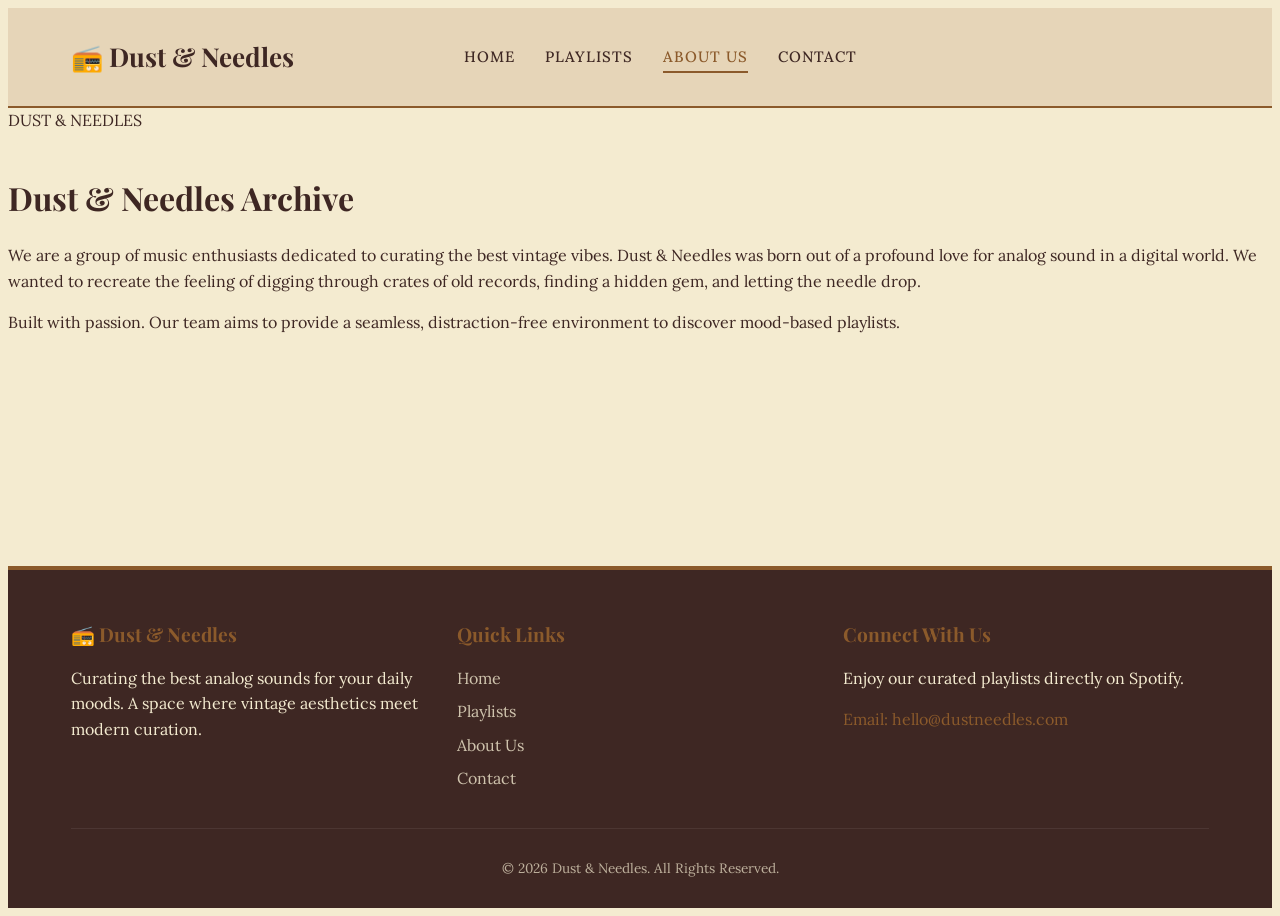
<file: about.html>
<!DOCTYPE html>
<html lang="en">
<head>
    <meta charset="UTF-8">
    <meta name="viewport" content="width=device-width, initial-scale=1.0">
    <title>About Us | Dust & Needles</title>
    <link href="https://fonts.googleapis.com/css2?family=Playfair+Display:ital,wght@0,600;0,700;1,600&family=Lora:wght@400;500&display=swap" rel="stylesheet">
    <link rel="stylesheet" href="css/style.css">
    
    <!-- Kod hiasan wallpaper diletakkan di sini supaya ia HANYA kesan pada halaman About Us sahaja -->
    <style>
        body {
            background-image: url('https://i.pinimg.com/736x/0c/e2/f4/0ce2f4c811ae0712e2dce94571bc6ae1.jpg') !important;
            background-repeat: no-repeat !important;
            background-position: center !important;
            background-size: cover !important;
            background-attachment: fixed !important;
        }
        
        /* Memastikan kotak pembungkus menjadi lutsinar supaya gambar latar belakang tidak terlindung */
        .split-card-wrapper {
            background: transparent !important;
        }
    </style>
</head>
<body>
    <header>
        <a href="index.html" class="logo">📻 Dust & Needles</a>
        <button class="mobile-menu-btn" onclick="toggleMenu()">☰</button>
        <nav>
            <ul id="nav-links">
                <li><a href="index.html">Home</a></li>
                <li><a href="playlists.html">Playlists</a></li>
                <li><a href="about.html" class="active">About Us</a></li>
                <li><a href="contact.html">Contact</a></li>
            </ul>
        </nav>
    </header>

    <main class="split-card-wrapper">
        <div class="split-card">
            
            <!-- Bahagian Kiri: Piring Hitam (Saiz Normal) -->
            <div class="split-vinyl-side">
                <div class="vinyl-medium spin">
                    <div class="vinyl-grooves-medium"></div>
                    <div class="vinyl-label-medium">
                        <span class="vertical-text-label">DUST & NEEDLES</span>
                        <div class="vinyl-hole" style="width: 12px; height: 12px;"></div>
                    </div>
                </div>
            </div>
            
            <!-- Bahagian Kanan: Teks About Us -->
            <div class="split-content-side">
                <h2 style="font-family: 'Playfair Display', serif; font-size: 32px; color: var(--text-dark); margin-bottom: 20px;">Dust & Needles Archive</h2>
                <p style="margin-bottom: 15px;">We are a group of music enthusiasts dedicated to curating the best vintage vibes. Dust & Needles was born out of a profound love for analog sound in a digital world. We wanted to recreate the feeling of digging through crates of old records, finding a hidden gem, and letting the needle drop.</p>
                <p>Built with passion. Our team aims to provide a seamless, distraction-free environment to discover mood-based playlists.</p>
            </div>

        </div>
    </main>

    <footer class="premium-footer">
        <div class="footer-container">
            <div class="footer-about">
                <h3>📻 Dust & Needles</h3>
                <p>Curating the best analog sounds for your daily moods. A space where vintage aesthetics meet modern curation.</p>
            </div>
            <div class="footer-links">
                <h3>Quick Links</h3>
                <ul>
                    <li><a href="index.html">Home</a></li>
                    <li><a href="playlists.html">Playlists</a></li>
                    <li><a href="about.html">About Us</a></li>
                    <li><a href="contact.html">Contact</a></li>
                </ul>
            </div>
            <div class="footer-social">
                <h3>Connect With Us</h3>
                <p>Enjoy our curated playlists directly on Spotify.</p>
                <p style="margin-top: 10px; color: var(--accent-gold);">Email: hello@dustneedles.com</p>
            </div>
        </div>
        <div class="footer-bottom">
            <p>&copy; 2026 Dust & Needles. All Rights Reserved.</p>
        </div>
    </footer>

    <script src="js/script.js"></script>
</body>
</html>
</file>
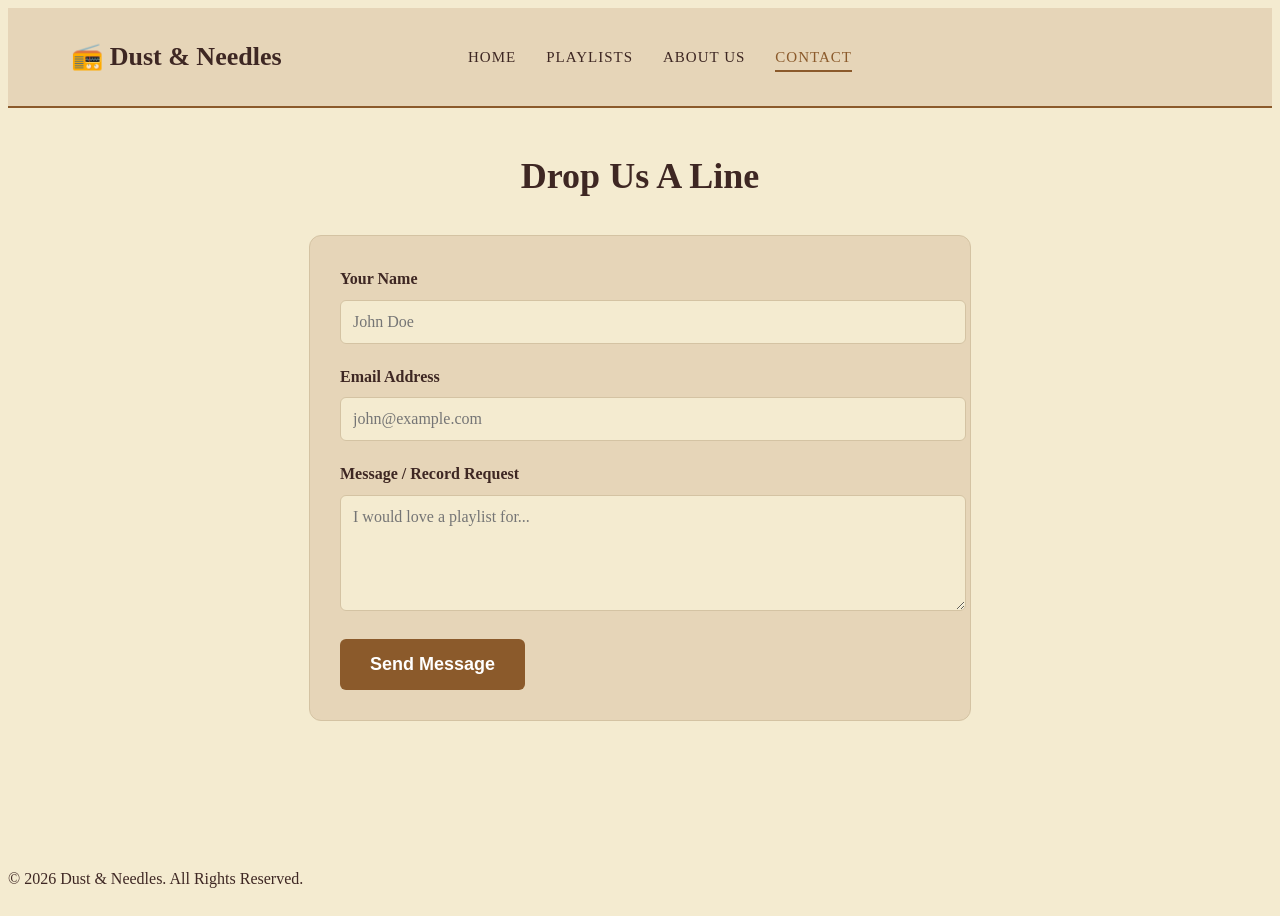
<file: contact.html>
<!DOCTYPE html>
<html lang="en">
<head>
    <meta charset="UTF-8">
    <meta name="viewport" content="width=device-width, initial-scale=1.0">
    <title>Dust & Needles | Contact</title>
    <link rel="stylesheet" href="css/style.css">
</head>
<body>
    <header>
        <a href="index.html" class="logo">📻 Dust & Needles</a>
        <nav>
            <ul id="nav-links">
                <li><a href="index.html">Home</a></li>
                <li><a href="playlists.html">Playlists</a></li>
                <li><a href="about.html">About Us</a></li>
                <li><a href="contact.html" class="active">Contact</a></li>
            </ul>
        </nav>
    </header>

    <main>
        <h2 class="section-title">Drop Us A Line</h2>
        
        <div class="contact-form">
            <!-- PENTING: data-netlify="true" adalah rahsia untuk Admin terima data -->
            <form name="contact" method="POST" data-netlify="true">
                <div class="form-group">
                    <label>Your Name</label>
                    <input type="text" name="name" required placeholder="John Doe">
                </div>
                <div class="form-group">
                    <label>Email Address</label>
                    <input type="email" name="email" required placeholder="john@example.com">
                </div>
                <div class="form-group">
                    <label>Message / Record Request</label>
                    <textarea name="message" rows="5" required placeholder="I would love a playlist for..."></textarea>
                </div>
                <button type="submit" class="submit-btn">Send Message</button>
            </form>
        </div>
    </main>

    <footer>
        <p>&copy; 2026 Dust & Needles. All Rights Reserved.</p>
    </footer>

    <script src="js/script.js"><\/script>
</body>
</html>`,
</file>
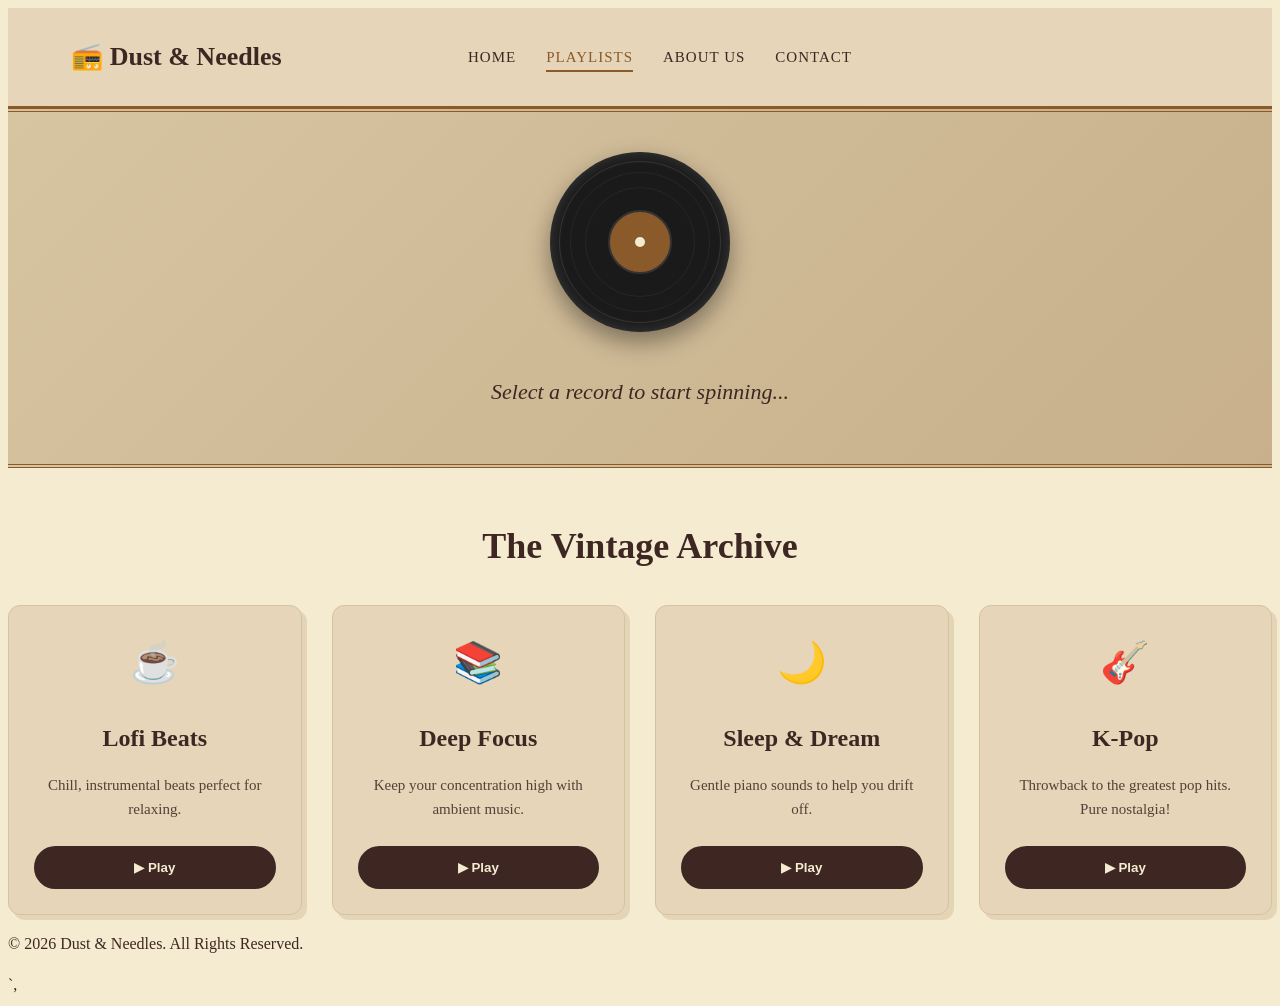
<file: playlists.html>
<!DOCTYPE html>
<html lang="en">
<head>
    <meta charset="UTF-8">
    <meta name="viewport" content="width=device-width, initial-scale=1.0">
    <title>Dust & Needles | Playlists</title>
    <link rel="stylesheet" href="css/style.css">
</head>
<body>
    <header>
        <a href="index.html" class="logo">📻 Dust & Needles</a>
        <nav>
            <ul id="nav-links">
                <li><a href="index.html">Home</a></li>
                <li><a href="playlists.html" class="active">Playlists</a></li>
                <li><a href="about.html">About Us</a></li>
                <li><a href="contact.html">Contact</a></li>
            </ul>
        </nav>
    </header>

    <main>
        <!-- BAHAGIAN PIRING HITAM & SPOTIFY -->
        <section class="player-section">
            <div class="vinyl-container" id="vinyl-record">
                <div class="vinyl-grooves"></div>
                <div class="vinyl-label" id="vinyl-label">
                    <div class="vinyl-hole"></div>
                </div>
            </div>
            
            <p class="now-playing-title" id="status-text">Select a record to start spinning...</p>
            
            <!-- Kotak Embed Spotify yang disembunyikan pada awalnya -->
            <div class="spotify-container" id="spotify-wrapper">
                <iframe id="spotify-player" src="" width="100%" height="152" frameBorder="0" allowfullscreen="" allow="autoplay; clipboard-write; encrypted-media; fullscreen; picture-in-picture" loading="lazy"></iframe>
            </div>
        </section>

        <h2 class="section-title">The Vintage Archive</h2>
        
        <div class="playlist-grid">
            <!-- Playlist 1 -->
            <div class="playlist-card">
                <div class="playlist-icon">☕</div>
                <h3>Lofi Beats</h3>
                <p>Chill, instrumental beats perfect for relaxing.</p>
                <button class="play-btn" onclick="playSpotify('0vvXsWCC9xrXsKd4Zsnsnj', 'Lofi Beats', '#8B5A2B')">▶ Play</button>
            </div>

            <!-- Playlist 2 -->
            <div class="playlist-card">
                <div class="playlist-icon">📚</div>
                <h3>Deep Focus</h3>
                <p>Keep your concentration high with ambient music.</p>
                <button class="play-btn" onclick="playSpotify('37i9dQZF1DWZeKCadgRdKQ', 'Deep Focus', '#4A6741')">▶ Play</button>
            </div>

            <!-- Playlist 3 -->
            <div class="playlist-card">
                <div class="playlist-icon">🌙</div>
                <h3>Sleep & Dream</h3>
                <p>Gentle piano sounds to help you drift off.</p>
                <button class="play-btn" onclick="playSpotify('37i9dQZF1DWZd79rJ6a7zs', 'Sleep & Dream', '#2C3E50')">▶ Play</button>
            </div>
            
            <!-- Playlist 4 -->
            <div class="playlist-card">
                <div class="playlist-icon">🎸</div>
                <h3>K-Pop</h3>
                <p>Throwback to the greatest pop hits. Pure nostalgia!</p>
                <button class="play-btn" onclick="playSpotify('3Ir5YWemOTGRRfXgROrsDV', 'K-Pop', '#C0392B')">▶ Play</button>
            </div>
        </div>
    </main>

    <footer>
        <p>&copy; 2026 Dust & Needles. All Rights Reserved.</p>
    </footer>

    <script src="js/script.js"></script>
</body>
</html>`,
</file>
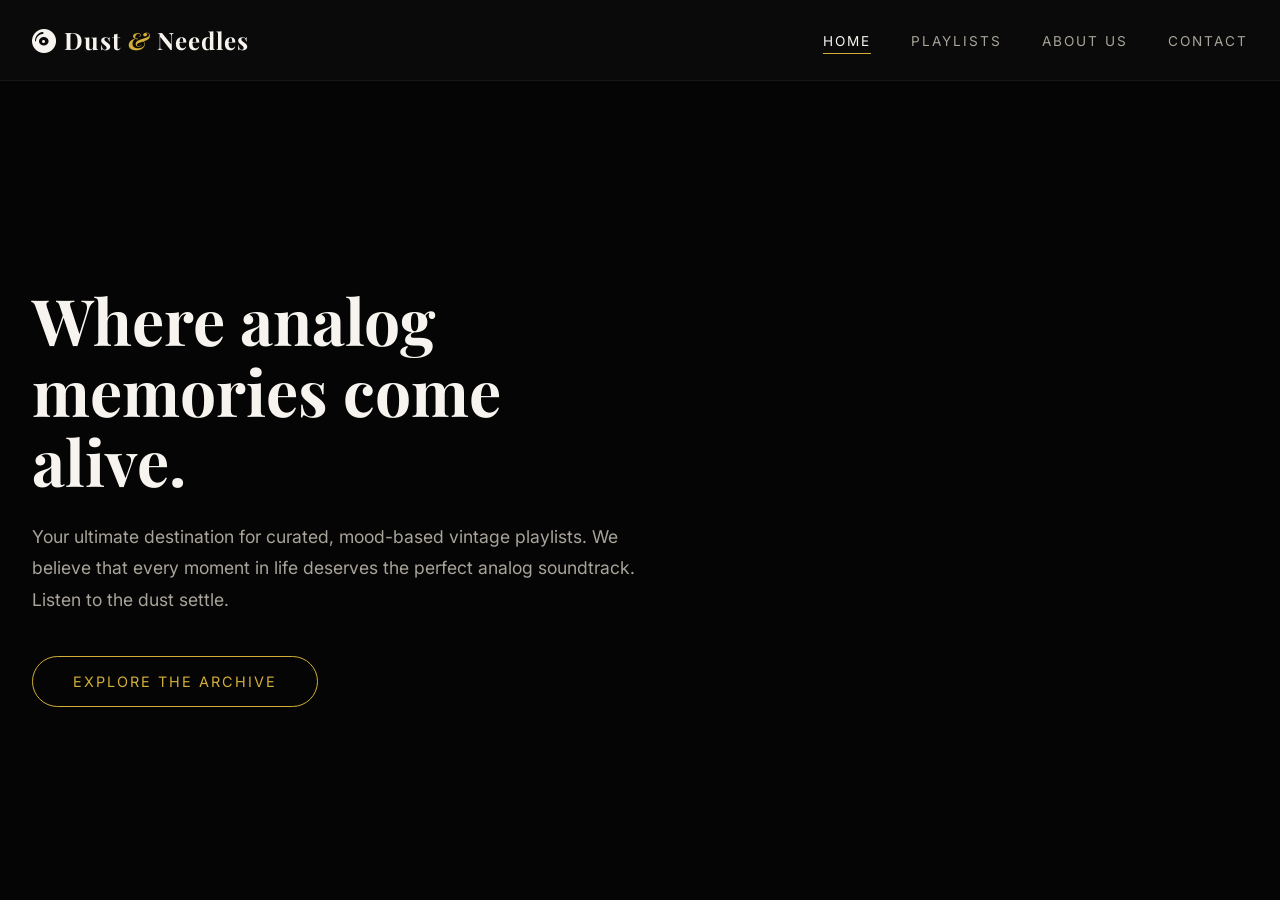
<file: stunning_vintage_index_page.html>
<!DOCTYPE html>
<html lang="en">
<head>
    <meta charset="UTF-8">
    <meta name="viewport" content="width=device-width, initial-scale=1.0">
    <title>Dust & Needles | Vintage Playlist Archive</title>
    
    <!-- Google Fonts for Editorial Aesthetic -->
    <link rel="preconnect" href="https://fonts.googleapis.com">
    <link rel="preconnect" href="https://fonts.gstatic.com" crossorigin>
    <link href="https://fonts.googleapis.com/css2?family=Inter:wght@300;400;500&family=Playfair+Display:ital,wght@0,500;0,700;1,500&display=swap" rel="stylesheet">
    
    <!-- Font Awesome for Icons -->
    <link rel="stylesheet" href="https://cdnjs.cloudflare.com/ajax/libs/font-awesome/6.4.0/css/all.min.css">

    <style>
        /* CSS Variables for Premium Theming */
        :root {
            --gold: #D4AF37;
            --gold-glow: rgba(212, 175, 55, 0.4);
            --dark-glass: rgba(15, 15, 15, 0.65);
            --light-text: #F7F4EF;
            --muted-text: #A9A499;
        }

        /* Ambient Reset */
        * {
            margin: 0;
            padding: 0;
            box-sizing: border-box;
        }

        body, html {
            height: 100%;
            font-family: 'Inter', sans-serif;
            background-color: #050505;
            color: var(--light-text);
            overflow-x: hidden;
        }

        /* Cinematic Background Image with Dark Gradient Overlay */
        .page-background {
            position: fixed;
            top: 0;
            left: 0;
            width: 100vw;
            height: 100vh;
            /* High-res vintage record player aesthetic from Unsplash */
            background-image: url('https://images.unsplash.com/photo-1619983081563-430f63602796?q=80&w=2000&auto=format&fit=crop');
            background-size: cover;
            background-position: center;
            z-index: -2;
        }

        .background-overlay {
            position: fixed;
            top: 0;
            left: 0;
            width: 100vw;
            height: 100vh;
            /* Gradient fades from solid dark on the left to transparent on the right */
            background: linear-gradient(105deg, rgba(5,5,5,0.95) 0%, rgba(5,5,5,0.85) 40%, rgba(5,5,5,0.4) 100%);
            z-index: -1;
        }

        @keyframes fadeInUp {
            from {
                opacity: 0;
                transform: translateY(30px);
            }
            to {
                opacity: 1;
                transform: translateY(0);
            }
        }

        @keyframes float {
            0% { transform: translateY(0px); }
            50% { transform: translateY(-10px); }
            100% { transform: translateY(0px); }
        }

        .animate-fade-in {
            animation: fadeInUp 1s cubic-bezier(0.16, 1, 0.3, 1) forwards;
            opacity: 0;
        }

        .delay-1 { animation-delay: 0.2s; }
        .delay-2 { animation-delay: 0.4s; }
        .delay-3 { animation-delay: 0.6s; }

        header {
            position: fixed;
            width: 100%;
            top: 0;
            z-index: 100;
            background: var(--dark-glass);
            backdrop-filter: blur(16px);
            -webkit-backdrop-filter: blur(16px);
            border-bottom: 1px solid rgba(255, 255, 255, 0.05);
            transition: all 0.3s ease;
        }

        .nav-container {
            max-w: 1200px;
            margin: 0 auto;
            padding: 1.5rem 2rem;
            display: flex;
            justify-content: space-between;
            align-items: center;
        }

        .logo {
            font-family: 'Playfair Display', serif;
            font-size: 1.5rem;
            font-weight: 700;
            color: var(--light-text);
            text-decoration: none;
            letter-spacing: 1px;
        }

        .logo span {
            color: var(--gold);
            font-style: italic;
        }

        nav ul {
            display: flex;
            gap: 2.5rem;
            list-style: none;
        }

        nav a {
            color: var(--muted-text);
            text-decoration: none;
            font-size: 0.85rem;
            text-transform: uppercase;
            letter-spacing: 2px;
            transition: color 0.3s ease;
            position: relative;
        }

        nav a:hover, nav a.active {
            color: var(--light-text);
        }

        nav a::after {
            content: '';
            position: absolute;
            bottom: -5px;
            left: 0;
            width: 0%;
            height: 1px;
            background-color: var(--gold);
            transition: width 0.3s ease;
        }

        nav a:hover::after, nav a.active::after {
            width: 100%;
        }

        .mobile-menu-btn {
            display: none;
            background: none;
            border: none;
            color: var(--light-text);
            font-size: 1.5rem;
            cursor: pointer;
        }

        main {
            max-w: 1200px;
            margin: 0 auto;
            padding: 12rem 2rem 6rem;
            min-height: 100vh;
            display: grid;
            grid-template-columns: 1fr;
            gap: 4rem;
            align-items: center;
        }

        @media (min-width: 992px) {
            main {
                grid-template-columns: 1.1fr 0.9fr;
            }
        }

        .hero-content h1 {
            font-family: 'Playfair Display', serif;
            font-size: clamp(3rem, 5vw, 4.5rem);
            line-height: 1.1;
            margin-bottom: 1.5rem;
            font-weight: 700;
        }

        .hero-content p {
            font-size: 1.1rem;
            line-height: 1.8;
            color: var(--muted-text);
            margin-bottom: 2.5rem;
            max-w: 500px;
        }

        .btn-primary {
            display: inline-block;
            padding: 1rem 2.5rem;
            background: transparent;
            color: var(--gold);
            text-decoration: none;
            font-size: 0.9rem;
            text-transform: uppercase;
            letter-spacing: 2px;
            border: 1px solid var(--gold);
            border-radius: 40px;
            transition: all 0.4s ease;
            position: relative;
            overflow: hidden;
            z-index: 1;
        }

        .btn-primary::before {
            content: '';
            position: absolute;
            top: 0;
            left: 0;
            width: 0%;
            height: 100%;
            background: var(--gold);
            z-index: -1;
            transition: width 0.4s ease;
        }

        .btn-primary:hover {
            color: #050505;
            box-shadow: 0 0 20px var(--gold-glow);
        }

        .btn-primary:hover::before {
            width: 100%;
        }

        .hero-visual {
            display: flex;
            justify-content: center;
            align-items: center;
            animation: float 6s ease-in-out infinite;
        }

        .glass-card {
            background: rgba(20, 20, 20, 0.4);
            backdrop-filter: blur(20px);
            -webkit-backdrop-filter: blur(20px);
            border: 1px solid rgba(255, 255, 255, 0.1);
            border-radius: 20px;
            padding: 2rem;
            width: 100%;
            max-width: 380px;
            box-shadow: 0 30px 60px rgba(0,0,0,0.5);
            position: relative;
        }

        .glass-card::before {
            content: '';
            position: absolute;
            top: -1px; left: -1px; right: -1px; bottom: -1px;
            border-radius: 20px;
            background: linear-gradient(45deg, var(--gold), transparent, transparent);
            z-index: -1;
            opacity: 0.3;
        }

        .card-tag {
            font-size: 0.75rem;
            text-transform: uppercase;
            letter-spacing: 2px;
            color: var(--gold);
            margin-bottom: 1rem;
            display: block;
        }

        .card-title {
            font-family: 'Playfair Display', serif;
            font-size: 1.8rem;
            margin-bottom: 0.5rem;
        }

        .card-desc {
            font-size: 0.9rem;
            color: var(--muted-text);
            margin-bottom: 2rem;
        }

        .play-indicator {
            display: flex;
            align-items: center;
            gap: 1rem;
        }

        .play-btn {
            width: 50px;
            height: 50px;
            border-radius: 50%;
            background: var(--light-text);
            color: #050505;
            display: flex;
            align-items: center;
            justify-content: center;
            font-size: 1.2rem;
            cursor: pointer;
            transition: transform 0.3s ease;
        }

        .play-btn:hover {
            transform: scale(1.1);
            background: var(--gold);
        }

        .sound-wave {
            display: flex;
            gap: 3px;
            height: 20px;
            align-items: center;
        }

        .bar {
            width: 3px;
            background: var(--gold);
            border-radius: 3px;
            animation: pulse 1s ease-in-out infinite alternate;
        }
        
        .bar:nth-child(2) { animation-delay: 0.2s; height: 100%; }
        .bar:nth-child(3) { animation-delay: 0.4s; height: 40%; }
        .bar:nth-child(4) { animation-delay: 0.1s; height: 80%; }
        .bar:nth-child(5) { animation-delay: 0.5s; height: 60%; }
        .bar:nth-child(6) { animation-delay: 0.3s; height: 30%; }

        @keyframes pulse {
            0% { height: 20%; }
            100% { height: 100%; }
        }

        @media (max-width: 768px) {
            .mobile-menu-btn { display: block; }
            
            nav ul {
                display: none;
                position: absolute;
                top: 100%;
                left: 0;
                width: 100%;
                background: var(--dark-glass);
                backdrop-filter: blur(16px);
                flex-direction: column;
                padding: 2rem;
                text-align: center;
                border-bottom: 1px solid rgba(255,255,255,0.05);
            }

            nav ul.show { display: flex; }
            main { padding-top: 8rem; text-align: center; }
            .hero-content p { margin-left: auto; margin-right: auto; }
        }
    </style>
</head>
<body>

    <!-- The Aesthetic Background Elements -->
    <div class="page-background"></div>
    <div class="background-overlay"></div>

    <!-- Glassmorphic Header -->
    <header>
        <div class="nav-container">
            <a href="index.html" class="logo animate-fade-in"><i class="fa-solid fa-compact-disc"></i> Dust <span>&</span> Needles</a>
            
            <button class="mobile-menu-btn animate-fade-in" onclick="document.getElementById('nav-menu').classList.toggle('show')">
                <i class="fa-solid fa-bars"></i>
            </button>
            
            <nav>
                <ul id="nav-menu" class="animate-fade-in delay-1">
                    <li><a href="index.html" class="active">Home</a></li>
                    <li><a href="playlists.html">Playlists</a></li>
                    <li><a href="about.html">About Us</a></li>
                    <li><a href="contact.html">Contact</a></li>
                </ul>
            </nav>
        </div>
    </header>

    <!-- Main Content -->
    <main>
        <!-- Left Side: Editorial Typography -->
        <div class="hero-content">
            <h1 class="animate-fade-in delay-1">Where analog memories come alive.</h1>
            <p class="animate-fade-in delay-2">Your ultimate destination for curated, mood-based vintage playlists. We believe that every moment in life deserves the perfect analog soundtrack. Listen to the dust settle.</p>
            <div class="animate-fade-in delay-3">
                <a href="playlists.html" class="btn-primary">Explore The Archive</a>
            </div>
        </div>

        <!-- Right Side: Featured Glass Card -->
        <div class="hero-visual animate-fade-in delay-2">
            <div class="glass-card">
                <span class="card-tag">Featured Archive Vol. IV</span>
                <h2 class="card-title">Midnight Jazz & Rain</h2>
                <p class="card-desc">Warm trumpet murmurs over the sound of city rain against a studio window.</p>
                
                <div class="play-indicator">
                    <a href="playlists.html" style="text-decoration: none;">
                        <div class="play-btn">
                            <i class="fa-solid fa-play" style="margin-left: 4px;"></i>
                        </div>
                    </a>
                    <div class="sound-wave">
                        <div class="bar"></div>
                        <div class="bar"></div>
                        <div class="bar"></div>
                        <div class="bar"></div>
                        <div class="bar"></div>
                        <div class="bar"></div>
                    </div>
                    <span style="font-size: 0.8rem; text-transform: uppercase; letter-spacing: 1px; color: var(--gold); margin-left: 10px;">Spinning</span>
                </div>
            </div>
        </div>
    </main>

</body>
</html>
</file>
<file: css/style.css>
/* =========================================
DUST & NEEDLES | VINTAGE THEME CSS
========================================= */

:root {
/* Vintage Color Palette */
--bg-cream: #F4EBD0;
--bg-paper: #E6D5B8;
--text-dark: #3E2723;
--accent-gold: #8B5A2B;
--accent-hover: #633E1D;
--vinyl-black: #1A1A1A;
--border-color: #D4C3A3;

/* Typography */
--font-heading: 'Playfair Display', serif;
--font-body: 'Lora', serif;


}

/* --- CUSTOM SCROLLBAR --- */
::-webkit-scrollbar { width: 14px; }
::-webkit-scrollbar-track { background: var(--bg-cream); border-left: 1px solid var(--border-color); }
::-webkit-scrollbar-thumb { background: var(--accent-gold); border-radius: 10px; border: 3px solid var(--bg-cream); }
::-webkit-scrollbar-thumb:hover { background: var(--text-dark); }

{
margin: 0;
padding: 0;
box-sizing: border-box;
scroll-behavior: smooth;
}

body {
font-family: var(--font-body);
background-color: var(--bg-cream);
color: var(--text-dark);
line-height: 1.6;
display: flex;
flex-direction: column;
min-height: 100vh;
overflow-x: hidden;
}

/* --- NAVIGATION BAR (MENU DI TENGAH) --- */
header {
background-color: var(--bg-paper);
border-bottom: 2px solid var(--accent-gold);
padding: 20px 5%;
display: flex;
align-items: center;
position: relative;
justify-content: center;
}

.logo {
font-family: var(--font-heading);
font-size: 26px;
font-weight: bold;
color: var(--text-dark);
text-decoration: none;
display: flex;
align-items: center;
position: absolute;
left: 5%;
}

nav ul {
list-style: none;
display: flex;
gap: 30px;
}

nav a {
color: var(--text-dark);
text-decoration: none;
font-weight: 500;
font-size: 15px;
text-transform: uppercase;
letter-spacing: 1px;
transition: color 0.3s, border-bottom 0.3s;
padding-bottom: 5px;
border-bottom: 2px solid transparent;
}

nav a:hover, nav a.active {
color: var(--accent-gold);
border-bottom: 2px solid var(--accent-gold);
}

.mobile-menu-btn {
display: none;
}

/* --- MAIN CONTENT AREA --- */
main {
flex: 1;
width: 100%;
}

.content-wrapper {
padding: 50px 5%;
max-width: 1200px;
margin: 0 auto;
}

.section-title {
font-family: var(--font-heading);
font-size: 36px;
text-align: center;
margin: 40px 0 30px 0;
color: var(--text-dark);
}

.text-content {
font-size: 18px;
text-align: center;
line-height: 1.8;
}

/* --- VINYL PLAYER SECTION (UNTUK PLAYLIST) --- */
.player-section {
background: linear-gradient(135deg, #d7c4a1, #c7b08b);
padding: 40px 20px;
text-align: center;
border-top: 4px double var(--accent-gold);
border-bottom: 4px double var(--accent-gold);
margin-bottom: 50px;
display: flex;
flex-direction: column;
align-items: center;
}

.vinyl-container {
width: 180px;
height: 180px;
margin: 0 auto 20px auto;
position: relative;
background-color: #1A1A1A;
border-radius: 50%;
display: flex;
align-items: center;
justify-content: center;
box-shadow: 0 10px 25px rgba(0,0,0,0.4), inset 0 0 15px rgba(255,255,255,0.15);
}

.vinyl-label {
width: 60px;
height: 60px;
background-color: var(--accent-gold);
border-radius: 50%;
display: flex;
align-items: center;
justify-content: center;
border: 2px solid #333;
transition: background-color 0.5s;
}

.vinyl-hole { width: 10px; height: 10px; background-color: var(--bg-cream); border-radius: 50%; }
.vinyl-grooves { position: absolute; width: 160px; height: 160px; border-radius: 50%; border: 1px solid rgba(255,255,255,0.1); }
.vinyl-grooves::before, .vinyl-grooves::after { content: ''; position: absolute; border-radius: 50%; border: 1px solid rgba(255,255,255,0.05); }
.vinyl-grooves::before { top: 10px; left: 10px; right: 10px; bottom: 10px; }
.vinyl-grooves::after { top: 25px; left: 25px; right: 25px; bottom: 25px; }
.spin { animation: spinRecord 2s linear infinite; }

.now-playing-title { font-family: var(--font-heading); font-size: 22px; margin-bottom: 15px; font-style: italic; }
.spotify-container { width: 100%; max-width: 600px; height: 0; transition: height 0.3s ease; overflow: hidden; border-radius: 12px; }
.spotify-container.active { height: 152px; }

/* --- PLAYLIST GRID --- */
.playlist-grid { display: grid; grid-template-columns: repeat(auto-fill, minmax(280px, 1fr)); gap: 30px; }
.playlist-card { background-color: var(--bg-paper); border: 1px solid var(--border-color); border-radius: 12px; padding: 25px; text-align: center; box-shadow: 5px 5px 0px rgba(139, 90, 43, 0.15); transition: transform 0.2s, box-shadow 0.2s; }
.playlist-card:hover { transform: translateY(-5px); box-shadow: 8px 8px 0px rgba(139, 90, 43, 0.3); }
.playlist-icon { font-size: 40px; margin-bottom: 15px; }
.playlist-card h3 { font-family: var(--font-heading); font-size: 24px; margin-bottom: 10px; }
.playlist-card p { font-size: 15px; opacity: 0.85; margin-bottom: 25px; }
.play-btn { background-color: var(--text-dark); color: var(--bg-cream); border: 2px solid var(--text-dark); padding: 12px 20px; border-radius: 30px; cursor: pointer; transition: all 0.3s; width: 100%; font-weight: bold; }
.play-btn:hover { background-color: transparent; color: var(--text-dark); }

/* --- FORMS & BUTTONS --- */
.contact-form { max-width: 600px; margin: 0 auto; background: var(--bg-paper); padding: 30px; border-radius: 12px; border: 1px solid var(--border-color); }
.form-group { margin-bottom: 20px; text-align: left; }
.form-group label { display: block; margin-bottom: 8px; font-weight: bold; }
.form-group input, .form-group textarea { width: 100%; padding: 12px; border: 1px solid var(--border-color); background-color: var(--bg-cream); border-radius: 6px; font-family: var(--font-body); font-size: 16px; }
.submit-btn { background-color: var(--accent-gold); color: white; border: none; padding: 15px 30px; font-size: 18px; font-weight: bold; border-radius: 6px; cursor: pointer; transition: background 0.3s; text-decoration: none; display: inline-block; }
.submit-btn:hover { background-color: var(--accent-hover); }

/* --- FOOTER PREMIUM (Dikecilkan) --- */
.premium-footer { background-color: var(--text-dark); color: var(--bg-cream); padding: 30px 5% 15px 5%; margin-top: auto; border-top: 4px solid var(--accent-gold); }
.footer-container { display: grid; grid-template-columns: repeat(auto-fit, minmax(200px, 1fr)); gap: 20px; max-width: 1200px; margin: 0 auto; text-align: left; }
.footer-container h3 { font-family: var(--font-heading); color: var(--accent-gold); margin-bottom: 15px; font-size: 1.2rem; }
.footer-links ul { list-style: none; padding: 0; }
.footer-links li { margin-bottom: 8px; }
.footer-links a { color: var(--bg-cream); text-decoration: none; transition: 0.3s; opacity: 0.8; }
.footer-links a:hover { color: var(--accent-gold); opacity: 1; padding-left: 5px; }
.footer-bottom { text-align: center; padding-top: 15px; margin-top: 20px; border-top: 1px solid rgba(255,255,255,0.1); font-size: 0.85rem; opacity: 0.7; }

/* =========================================
REKAAN BARU UNTUK MUKA DEPAN (HOME SPLIT)
========================================= */
.home-container {
flex: 1;
width: 100%;
max-width: 1200px;
margin: 0 auto;
padding: 60px 5%;
display: flex;
align-items: center;
}

.hero-split {
display: grid;
grid-template-columns: 1fr 1fr;
gap: 50px;
align-items: center;
width: 100%;
}

.hero-text-part h1 {
font-family: var(--font-heading);
font-size: 3.5rem;
color: var(--text-dark);
margin-bottom: 20px;
line-height: 1.2;
}

.hero-text-part h1 .highlight { color: var(--accent-gold); font-style: italic; }

.hero-text-part p {
font-size: 18px;
color: var(--text-dark);
margin-bottom: 30px;
line-height: 1.8;
opacity: 0.9;
}

/* GAMBAR COLLAGE BERTINDIH */
.hero-visual-collage {
display: flex;
justify-content: center;
align-items: center;
margin-top: 20px;
}

.collage-wrapper {
position: relative;
width: 100%;
max-width: 440px;
height: 440px;
animation: softFloat 7s ease-in-out infinite;
}

.sleeve-jacket {
position: absolute;
width: 280px;
height: 280px;
background: #111;
border-radius: 8px;
box-shadow: 0 20px 40px rgba(62, 39, 35, 0.4);
border: 1px solid rgba(0,0,0,0.1);
z-index: 2;
overflow: hidden;
transform: rotate(-4deg) translate(-25px, -25px);
transition: transform 0.5s;
}

.sleeve-jacket img { width: 100%; height: 100%; object-fit: cover; filter: sepia(20%) contrast(105%); }

.vinyl-disc-spin {
position: absolute;
width: 265px;
height: 265px;
background: repeating-radial-gradient(circle, #181818, #111111 2px, #222222 4px, #111111 5px);
border-radius: 50%;
box-shadow: 0 10px 30px rgba(62, 39, 35, 0.5);
z-index: 1;
transform: translate(65px, -15px);
display: flex;
justify-content: center;
align-items: center;
animation: spinRecord 18s linear infinite;
}

.vinyl-center-gold { width: 90px; height: 90px; border-radius: 50%; background: var(--accent-gold); border: 4px solid #111; display: flex; justify-content: center; align-items: center; }
.vinyl-center-hole { width: 12px; height: 12px; background: #000; border-radius: 50%; }

.polaroid-photo {
position: absolute;
bottom: 15px;
right: 0px;
width: 180px;
background: #FAF8F5;
padding: 10px 10px 25px;
box-shadow: 10px 15px 35px rgba(62, 39, 35, 0.3);
transform: rotate(8deg);
z-index: 3;
border-radius: 2px;
transition: transform 0.5s;
}

.polaroid-photo img { width: 100%; height: 140px; object-fit: cover; filter: sepia(15%) contrast(98%); border: 1px solid rgba(0,0,0,0.05); }

.polaroid-caption { font-family: var(--font-heading); color: #2b2824; text-align: center; font-size: 0.9rem; margin-top: 10px; font-style: italic; font-weight: 600; }

.tape-strip { position: absolute; top: -12px; left: 35%; width: 60px; height: 22px; background: rgba(222, 215, 195, 0.6); transform: rotate(-6deg); border-left: 1px dashed rgba(0,0,0,0.1); border-right: 1px dashed rgba(0,0,0,0.1); }

.collage-wrapper:hover .sleeve-jacket { transform: rotate(-1deg) translate(-35px, -30px); }
.collage-wrapper:hover .polaroid-photo { transform: rotate(3deg) scale(1.04); }

@keyframes softFloat { 0% { transform: translateY(0px) rotate(0deg); } 50% { transform: translateY(-12px) rotate(1deg); } 100% { transform: translateY(0px) rotate(0deg); } }
@keyframes spinRecord { from { transform: rotate(0deg); } to { transform: rotate(360deg); } }

/* Responsive untuk fon bimbit */
@media (max-width: 768px) {
header { justify-content: space-between; }
.logo { position: static; }
.mobile-menu-btn { display: block; background: none; border: none; font-size: 24px; color: var(--text-dark); cursor: pointer; }
nav ul { display: none; flex-direction: column; position: absolute; top: 100%; left: 0; width: 100%; background: var(--bg-paper); padding: 20px; z-index: 10; text-align: center; box-shadow: 0 4px 6px rgba(0,0,0,0.1); }
nav ul.show { display: flex; }

/* Layout Home Untuk Fon Bimbit */
.hero-split { grid-template-columns: 1fr; text-align: center; }
.collage-wrapper { margin-top: 30px; transform: scale(0.85); margin-left: -20px; }


}
</file>
